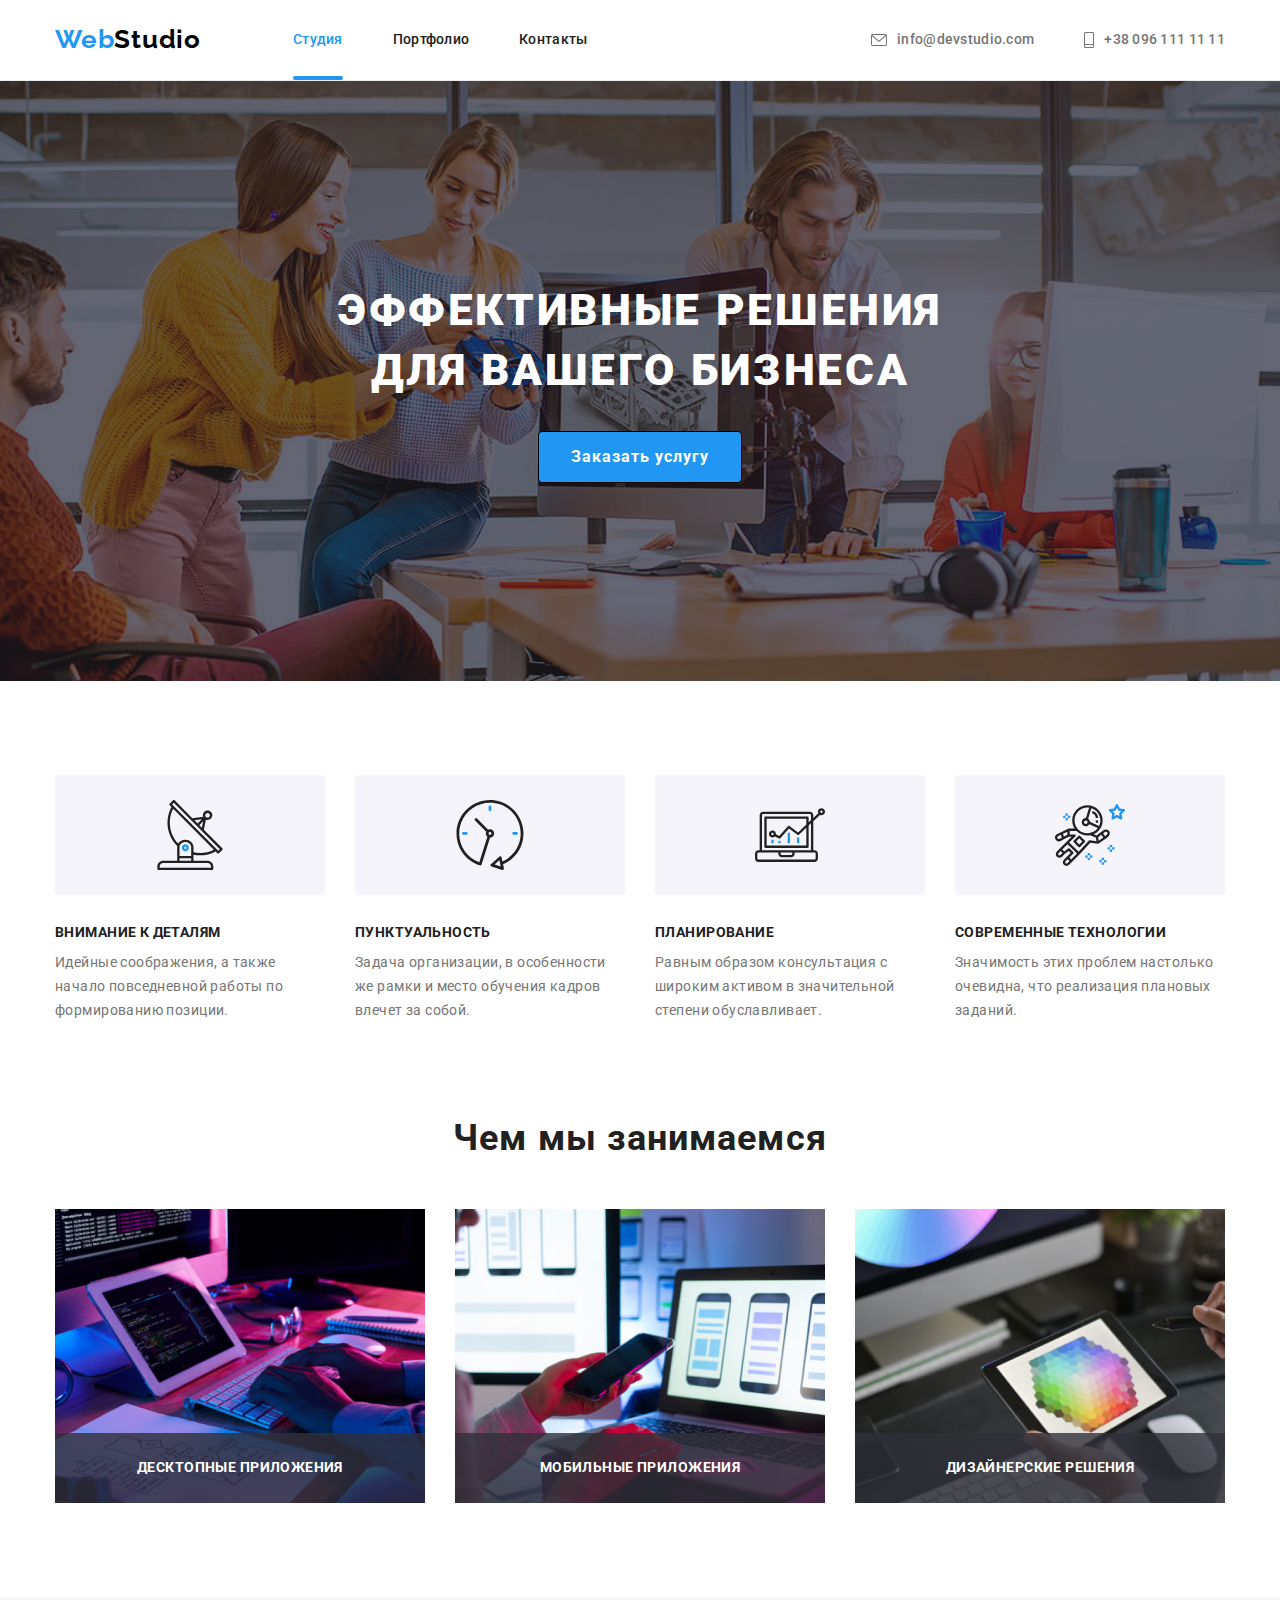
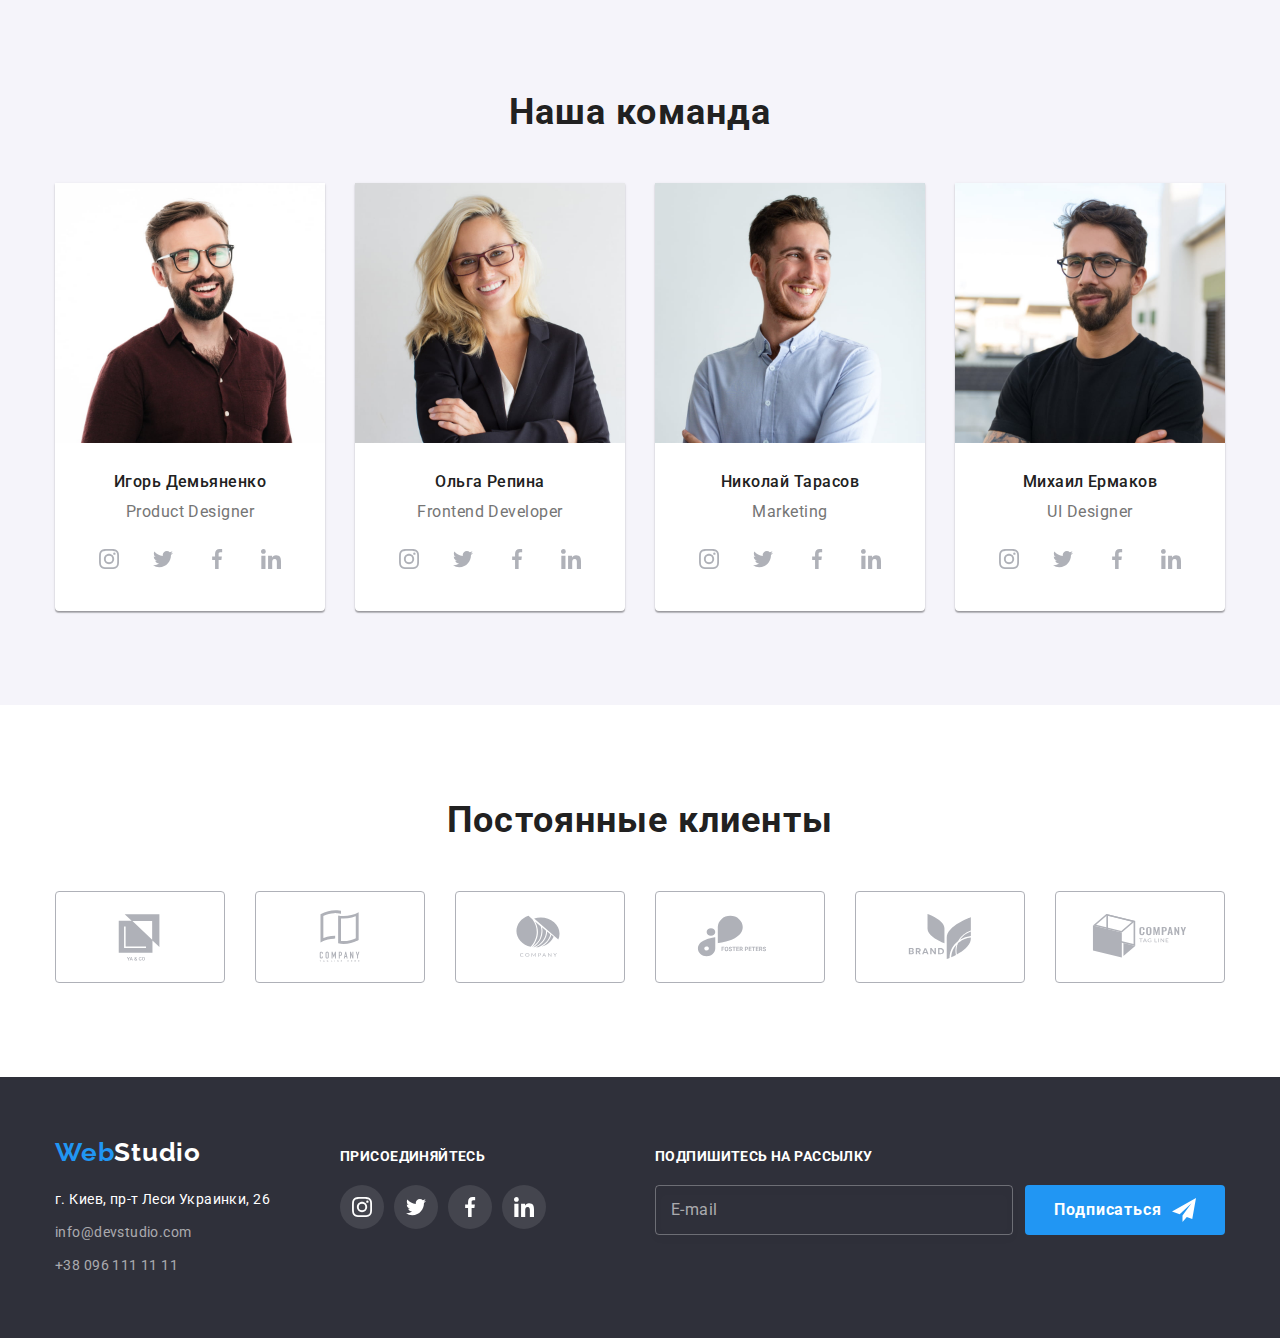
<file: index.html>
<!DOCTYPE html>
<html lang="ru">

<head>
    <meta charset="UTF-8">
    <meta http-equiv="X-UA-Compatible" content="IE=edge">
    <meta name="viewport" content="width=device-width, initial-scale=1.0">
    <title>WebStudio</title>
    <link
        href="https://fonts.googleapis.com/css2?family=Raleway:wght@700&family=Roboto:wght@400;500;700;900&display=swap"
        rel="stylesheet">
    <link rel="stylesheet"
        href="https://cdnjs.cloudflare.com/ajax/libs/modern-normalize/1.0.0/modern-normalize.min.css">

    <link rel="stylesheet" href="https://cdnjs.cloudflare.com/ajax/libs/animate.css/4.1.1/animate.min.css" />

    <link rel="stylesheet" href="./css/styles.css">
</head>

<body>
    <!--Шапка сторінки-->
    <header class="header-page">
        <div class="container container-menu">
            <nav class="navigation">
                <a class="logo logo-navigation" href="./index.html">Web<span class="logo-nav-word">Studio</span></a>

                <ul class="list menu-nav">
                    <li class="item item-nav"><a class="link-navigation current" href="./">Студия</a></li>
                    <li class="item item-nav"><a class="link-navigation" href="./portfolio.html">Портфолио</a></li>
                    <li class="item item-nav"><a class="link-navigation" href="">Контакты</a></li>
                </ul>
            </nav>
            <ul class="menu-contact">
                <li class="item item-contact">
                    <a class="link-hedcontacts" href="mailto:info@devstudio.com">
                        <svg class="contacts-icon" width="16" height="12">
                            <use href="./images/icons/sprite.svg#icon-email"></use>
                        </svg>
                        info@devstudio.com</a>
                </li>
                <li class="item item-contact">
                    <a class="link-hedcontacts" href="tel:+380961111111">
                        <svg class="contacts-icon" width="10" height="16">
                            <use href="./images/icons/sprite.svg#icon-phone"></use>
                        </svg>
                        +38 096 111 11 11</a>
                </li>
            </ul>
        </div>
    </header>

    <main class="main-content">
        <!--Секція Герой-->
        <section class="hero">
            <div class="container">
                <h1 class="title-hero animate__animated animate__backInDown">ЭФФЕКТИВНЫЕ РЕШЕНИЯ ДЛЯ ВАШЕГО БИЗНЕСА</h1>
                <button class="btn-hero" type="button" data-modal-open>Заказать услугу</button>

                <!-- Модальне вікно -->

                <div class="backdrop is-hidden" data-modal>
                    <div class="modal">
                        <button class="modal-btn" type="button" data-modal-close>
                            <svg class="modal-icon" width="18" height="18">
                                <use href="./images/icons/sprite.svg#icon-close"></use>
                            </svg>
                        </button>

                        <!-- Форма модального вікна -->

                        <form class="modal-form" autocomplete="off">
                            <b class="form-title">Оставьте свои данные, мы вам перезвоним</b>

                            <label class="lbl-form">Имя
                                <svg class="icon-form" width="18" height="18">
                                    <use href="./images/icons/sprite.svg#icon-person-form"></use>
                                </svg>
                                <input type="text" class="user-info" name="username" autofocus required>
                            </label>

                            <label class="lbl-form">Телефон
                                <svg class="icon-form" width="18" height="18">
                                    <use href="./images/icons/sprite.svg#icon-phone-form"></use>
                                </svg>
                                <input type="tel" class="user-info" name="phone" required>
                            </label>

                            <label class="lbl-form">Почта
                                <svg class="icon-form" width="18" height="18">
                                    <use href="./images/icons/sprite.svg#icon-email-form"></use>
                                </svg>
                                <input type="email" class="user-info" name="email" required>
                            </label>

                            <label class="lbl-form label-coments" for="coments">Комментарий</label>
                            <textarea name="coments" id="coments" class="user-coment" cols="20" rows="8"
                                placeholder="Введите текст"></textarea>

                                <label class="lbl-policy">
                                    <input type="checkbox" class="polisy visually-hidden" name="check-policy">
                                    <span class="checkbox"></span>
                                    <span class="text-policy">Соглашаюсь с рассылкой и принимаю</span>
                                    <a href="" class="link-policy">Условия договора</a>
                                </label>

                            <button type="submit" class="btn-form">Отправить</button>

                        </form>
                    </div>
                </div>

            </div>
        </section>

        <!--Секція Переваги-->
        <section class="benefits">
            <div class="container">
                <h2 class="section-title visually-hidden">Преимущества</h2>

                <ul class="list list-benefits">
                    <li class="item item-benefits">
                        <div class="box-bnicon">
                            <svg class="benefits-icon" width="70" height="70">
                                <use href="./images/icons/sprite.svg#icon-antenna"></use>
                            </svg>
                        </div>
                        <h3 class="title-benefits">ВНИМАНИЕ К ДЕТАЛЯМ</h3>
                        <p class="text-benefits">Идейные соображения, а также начало повседневной работы по формированию
                            позиции.</p>
                    </li>

                    <li class="item item-benefits">
                        <div class="box-bnicon">
                            <svg class="benefits-icon" width="70" height="70">
                                <use href="./images/icons/sprite.svg#icon-clock"></use>
                            </svg>
                        </div>
                        <h3 class="title-benefits">ПУНКТУАЛЬНОСТЬ</h3>
                        <p class="text-benefits">Задача организации, в особенности же рамки и место обучения кадров
                            влечет за
                            собой.</p>
                    </li>

                    <li class="item item-benefits">
                        <div class="box-bnicon">
                            <svg class="benefits-icon" width="70" height="70">
                                <use href="./images/icons/sprite.svg#icon-diagram"></use>
                            </svg>
                        </div>
                        <h3 class="title-benefits">ПЛАНИРОВАНИЕ</h3>
                        <p class="text-benefits">Равным образом консультация с широким активом в значительной степени
                            обуславливает.</p>
                    </li>

                    <li class="item item-benefits">
                        <div class="box-bnicon">
                            <svg class="benefits-icon" width="70" height="70">
                                <use href="./images/icons/sprite.svg#icon-astronaut"></use>
                            </svg>
                        </div>
                        <h3 class="title-benefits">СОВРЕМЕННЫЕ ТЕХНОЛОГИИ</h3>
                        <p class="text-benefits">Значимость этих проблем настолько очевидна, что реализация плановых
                            заданий.
                        </p>
                    </li>
                </ul>

            </div>
        </section>

        <!--Чим займаємось-фото-->
        <section class="work">
            <div class="container">
                <h2 class="title-work">Чем мы занимаемся</h2>
                <ul class="list list-work">
                    <li class="item item-work">
                        <div class="thumb">
                            <img class="photo" src="./images/our_work/coding.jpg" alt="Верстка веб-сторінки" width="370"
                                height="295">
                            <p class="work-name">ДЕСКТОПНЫЕ ПРИЛОЖЕНИЯ</p>
                        </div>
                    </li>
                    <li class="item item-work">
                        <div class="thumb">
                            <img class="photo" src="./images/our_work/adaptation.jpg"
                                alt="Адаптація сайту для різних десктопів" width="370" height="295">
                            <p class="work-name">МОБИЛЬНЫЕ ПРИЛОЖЕНИЯ</p>
                        </div>
                    </li>
                    <li class="item item-work">
                        <div class="thumb">
                            <img class="photo" src="./images/our_work/design.jpg"
                                alt="Робота з кольоровою гамою для дизайну" width="370" height="295">
                            <p class="work-name">ДИЗАЙНЕРСКИЕ РЕШЕНИЯ</p>
                        </div>
                    </li>
                </ul>
            </div>
        </section>

        <!--Команда-->
        <section class="team">
            <div class="container">
                <h2 class="title-our-team">Наша команда</h2>

                <ul class="list list-team">
                    <li class="item item-team">
                        <div class="our-team">
                            <img class="photo-team" src="./images/team/demyanenko.jpg"
                                alt="Продакт менеджер Игорь Демьяненко" width="270" height="260">
                            <h3 class="team-title">Игорь Демьяненко</h3>
                            <p class="position" lang="en">Product Designer</p>

                            <ul class="list social-icon">
                                <li class="item social-item">
                                    <a class="link link-icon" href="https://www.instagram.com/" target="_blank"
                                        rel="noreferrer noopener" aria-label="Иконка Инстаграма">
                                        <svg class="soc-icon" width="20" height="20">
                                            <use href="./images/icons/sprite.svg#icon-instagram"></use>
                                        </svg>
                                    </a>
                                </li>

                                <li class="item social-item">
                                    <a class="link link-icon" href="https://twitter.com/" target="_blank"
                                        rel="noreferrer noopener" aria-label="Иконка Твиттера">
                                        <svg class="soc-icon" width="20" height="20">
                                            <use href="./images/icons/sprite.svg#icon-twitter"></use>
                                        </svg>
                                    </a>
                                </li>

                                <li class="item social-item">
                                    <a class="link link-icon" href="https://www.facebook.com/" target="_blank"
                                        rel="noreferrer noopener" aria-label="Иконка Фейсбука">
                                        <svg class="soc-icon" width="20" height="20">
                                            <use href="./images/icons/sprite.svg#icon-facebook"></use>
                                        </svg>
                                    </a>
                                </li>

                                <li class="item social-item">
                                    <a class="link link-icon" href="https://www.linkedin.com/" target="_blank"
                                        rel="noreferrer noopener" aria-label="Иконка Линкедина">
                                        <svg class="soc-icon" width="20" height="20">
                                            <use href="./images/icons/sprite.svg#icon-linkedin"></use>
                                        </svg>
                                    </a>
                                </li>
                            </ul>

                        </div>
                    </li>

                    <li class="item item-team">
                        <div class="our-team">
                            <img class="photo-team" src="./images/team/repina.jpg"
                                alt="Фронтенд-разработчик Ольга Репина" width="270" height="260">
                            <h3 class="team-title">Ольга Репина</h3>
                            <p class="position" lang="en">Frontend Developer</p>

                            <ul class="list social-icon">
                                <li class="item social-item">
                                    <a class="link link-icon" href="https://www.instagram.com/" target="_blank"
                                        rel="noreferrer noopener" aria-label="Иконка Инстаграма">
                                        <svg class="soc-icon" width="20" height="20">
                                            <use href="./images/icons/sprite.svg#icon-instagram"></use>
                                        </svg>
                                    </a>
                                </li>

                                <li class="item social-item">
                                    <a class="link link-icon" href="https://twitter.com/" target="_blank"
                                        rel="noreferrer noopener" aria-label="Иконка Твиттера">
                                        <svg class="soc-icon" width="20" height="20">
                                            <use href="./images/icons/sprite.svg#icon-twitter"></use>
                                        </svg>
                                    </a>
                                </li>

                                <li class="item social-item">
                                    <a class="link link-icon" href="https://www.facebook.com/" target="_blank"
                                        rel="noreferrer noopener" aria-label="Иконка Фейсбука">
                                        <svg class="soc-icon" width="20" height="20">
                                            <use href="./images/icons/sprite.svg#icon-facebook"></use>
                                        </svg>
                                    </a>
                                </li>

                                <li class="item social-item">
                                    <a class="link link-icon" href="https://www.linkedin.com/" target="_blank"
                                        rel="noreferrer noopener" aria-label="Иконка Линкедина">
                                        <svg class="soc-icon" width="20" height="20">
                                            <use href="./images/icons/sprite.svg#icon-linkedin"></use>
                                        </svg>
                                    </a>
                                </li>
                            </ul>

                        </div>
                    </li>

                    <li class="item item-team">
                        <div class="our-team">
                            <img class="photo-team" src="./images/team/tarasov.jpg" alt="Маркетолог Николай Тарасов"
                                width="270" height="260">
                            <h3 class="team-title">Николай Тарасов</h3>
                            <p class="position" lang="en">Marketing</p>

                            <ul class="list social-icon">
                                <li class="item social-item">
                                    <a class="link link-icon" href="https://www.instagram.com/" target="_blank"
                                        rel="noreferrer noopener" aria-label="Иконка Инстаграма">
                                        <svg class="soc-icon" width="20" height="20">
                                            <use href="./images/icons/sprite.svg#icon-instagram"></use>
                                        </svg>
                                    </a>
                                </li>

                                <li class="item social-item">
                                    <a class="link link-icon" href="https://twitter.com/" target="_blank"
                                        rel="noreferrer noopener" aria-label="Иконка Твиттера">
                                        <svg class="soc-icon" width="20" height="20">
                                            <use href="./images/icons/sprite.svg#icon-twitter"></use>
                                        </svg>
                                    </a>
                                </li>

                                <li class="item social-item">
                                    <a class="link link-icon" href="https://www.facebook.com/" target="_blank"
                                        rel="noreferrer noopener" aria-label="Иконка Фейсбука">
                                        <svg class="soc-icon" width="20" height="20">
                                            <use href="./images/icons/sprite.svg#icon-facebook"></use>
                                        </svg>
                                    </a>
                                </li>

                                <li class="item social-item">
                                    <a class="link link-icon" href="https://www.linkedin.com/" target="_blank"
                                        rel="noreferrer noopener" aria-label="Иконка Линкедина">
                                        <svg class="soc-icon" width="20" height="20">
                                            <use href="./images/icons/sprite.svg#icon-linkedin"></use>
                                        </svg>
                                    </a>
                                </li>
                            </ul>

                        </div>
                    </li>

                    <li class="item item-team">
                        <div class="our-team">
                            <img class="photo-team" src="./images/team/yermakov.jpg" alt="Дизайнер Михаил Ермаков"
                                width="270" height="260">
                            <h3 class="team-title">Михаил Ермаков</h3>
                            <p class="position" lang="en">UI Designer</p>

                            <ul class="list social-icon">
                                <li class="item social-item">
                                    <a class="link link-icon" href="https://www.instagram.com/" target="_blank"
                                        rel="noreferrer noopener" aria-label="Иконка Инстаграма">
                                        <svg class="soc-icon" width="20" height="20">
                                            <use href="./images/icons/sprite.svg#icon-instagram"></use>
                                        </svg>
                                    </a>
                                </li>

                                <li class="item social-item">
                                    <a class="link link-icon" href="https://twitter.com/" target="_blank"
                                        rel="noreferrer noopener" aria-label="Иконка Твиттера">
                                        <svg class="soc-icon" width="20" height="20">
                                            <use href="./images/icons/sprite.svg#icon-twitter"></use>
                                        </svg>
                                    </a>
                                </li>

                                <li class="item social-item">
                                    <a class="link link-icon" href="https://www.facebook.com/" target="_blank"
                                        rel="noreferrer noopener" aria-label="Иконка Фейсбука">
                                        <svg class="soc-icon" width="20" height="20">
                                            <use href="./images/icons/sprite.svg#icon-facebook"></use>
                                        </svg>
                                    </a>
                                </li>

                                <li class="item social-item">
                                    <a class="link link-icon" href="https://www.linkedin.com/" target="_blank"
                                        rel="noreferrer noopener" aria-label="Иконка Линкедина">
                                        <svg class="soc-icon" width="20" height="20">
                                            <use href="./images/icons/sprite.svg#icon-linkedin"></use>
                                        </svg>
                                    </a>
                                </li>
                            </ul>
                        </div>

                    </li>
                </ul>

            </div>
        </section>

        <!-- Клієнти -->
        <section class="clients">
            <div class="container">
                <h2 class="title-clients">Постоянные клиенты</h2>

                <ul class="list list-clients">
                    <li class="item item-clients">
                        <a class="link-clients" href="">
                            <svg class="clients-icon" width="106" height="60">
                                <use href="./images/icons/sprite.svg#icon-logo-1"></use>
                            </svg>
                        </a>
                    </li>

                    <li class="item item-clients">
                        <a class="link-clients" href="">
                            <svg class="clients-icon" width="106" height="60">
                                <use href="./images/icons/sprite.svg#icon-logo-2"></use>
                            </svg>
                        </a>
                    </li>
                    <li class="item item-clients">
                        <a class="link-clients" href="">
                            <svg class="clients-icon" width="106" height="60">
                                <use href="./images/icons/sprite.svg#icon-logo-3"></use>
                            </svg>
                        </a>
                    </li>

                    <li class="item item-clients">
                        <a class="link-clients" href="">
                            <svg class="clients-icon" width="106" height="60">
                                <use href="./images/icons/sprite.svg#icon-logo-4"></use>
                            </svg>
                        </a>
                    </li>

                    <li class="item item-clients">
                        <a class="link-clients" href="">
                            <svg class="clients-icon" width="106" height="60">
                                <use href="./images/icons/sprite.svg#icon-logo-5"></use>
                            </svg>
                        </a>
                    </li>

                    <li class="item item-clients">
                        <a class="link-clients" href="">
                            <svg class="clients-icon" width="106" height="60">
                                <use href="./images/icons/sprite.svg#icon-logo-6"></use>
                            </svg>
                        </a>
                    </li>
                </ul>

            </div>
        </section>

    </main>

    <!--Футер-->
    <footer class="footer-page">
        <div class="container ftr-page">

            <div class="footer-address">
                <a class="logo ftr-logo" href="">Web<span class="logo-word">Studio</span></a>
                <address class="location">г. Киев, пр-т Леси Украинки, 26</address>
                <ul class="list ftr-list">
                    <li class="item ftr-item">
                        <a class="link-contacts" href="mailto:info@devstudio.com">info@devstudio.com</a>
                    </li>
                    <li class="item  ftr-item">
                        <a class="link-contacts" href="tel:+380961111111">+38 096 111 11 11</a>
                    </li>
                </ul>
            </div>

            <div class="ftr-social-links">
                <h2 class="ftr-title">ПРИСОЕДИНЯЙТЕСЬ</h2>

                <ul class="list social-icon">
                    <li class="item social-item">
                        <a class="link link-icon" href="https://www.instagram.com/" target="_blank"
                            rel="noreferrer noopener" aria-label="Иконка Инстаграма">
                            <svg class="soc-icon" width="20" height="20">
                                <use href="./images/icons/sprite.svg#icon-instagram"></use>
                            </svg>
                        </a>
                    </li>

                    <li class="item social-item">
                        <a class="link link-icon" href="https://twitter.com/" target="_blank" rel="noreferrer noopener"
                            aria-label="Иконка Твиттера">
                            <svg class="soc-icon" width="20" height="20">
                                <use href="./images/icons/sprite.svg#icon-twitter"></use>
                            </svg>
                        </a>
                    </li>

                    <li class="item social-item">
                        <a class="link link-icon" href="https://www.facebook.com/" target="_blank"
                            rel="noreferrer noopener" aria-label="Иконка Фейсбука">
                            <svg class="soc-icon" width="20" height="20">
                                <use href="./images/icons/sprite.svg#icon-facebook"></use>
                            </svg>
                        </a>
                    </li>

                    <li class="item social-item">
                        <a class="link link-icon" href="https://www.linkedin.com/" target="_blank"
                            rel="noreferrer noopener" aria-label="Иконка Линкедина">
                            <svg class="soc-icon" width="20" height="20">
                                <use href="./images/icons/sprite.svg#icon-linkedin"></use>
                            </svg>
                        </a>
                    </li>
                </ul>
            </div>

            <!-- Форма підписки -->
            
            <div class="footer-form">
                <form class="subscription-form" autocomplete="off">
                    <strong class="subscription-title">Подпишитесь на рассылку</strong>
                    <div class="ftr-form">
                        <label class="subscription-label">
                            <input type="email" name="subscription" class="subscription-field" placeholder=" " required>
                            <span class="sub-label">E-mail</span>
                        </label>
                        <button type="submit" class="btn-subscription">
                            <span class="subscription-text">Подписаться</span>
                            <svg class="sub-icon" width="24" height="24">
                                <use href="./images/icons/sprite.svg#icon-letter"></use>
                            </svg>
                        </button>
                    </div>

                </form>
            </div>
        </div>

    </footer>

    <script src="./js/modal.js"></script>

</body>

</html>
</file>
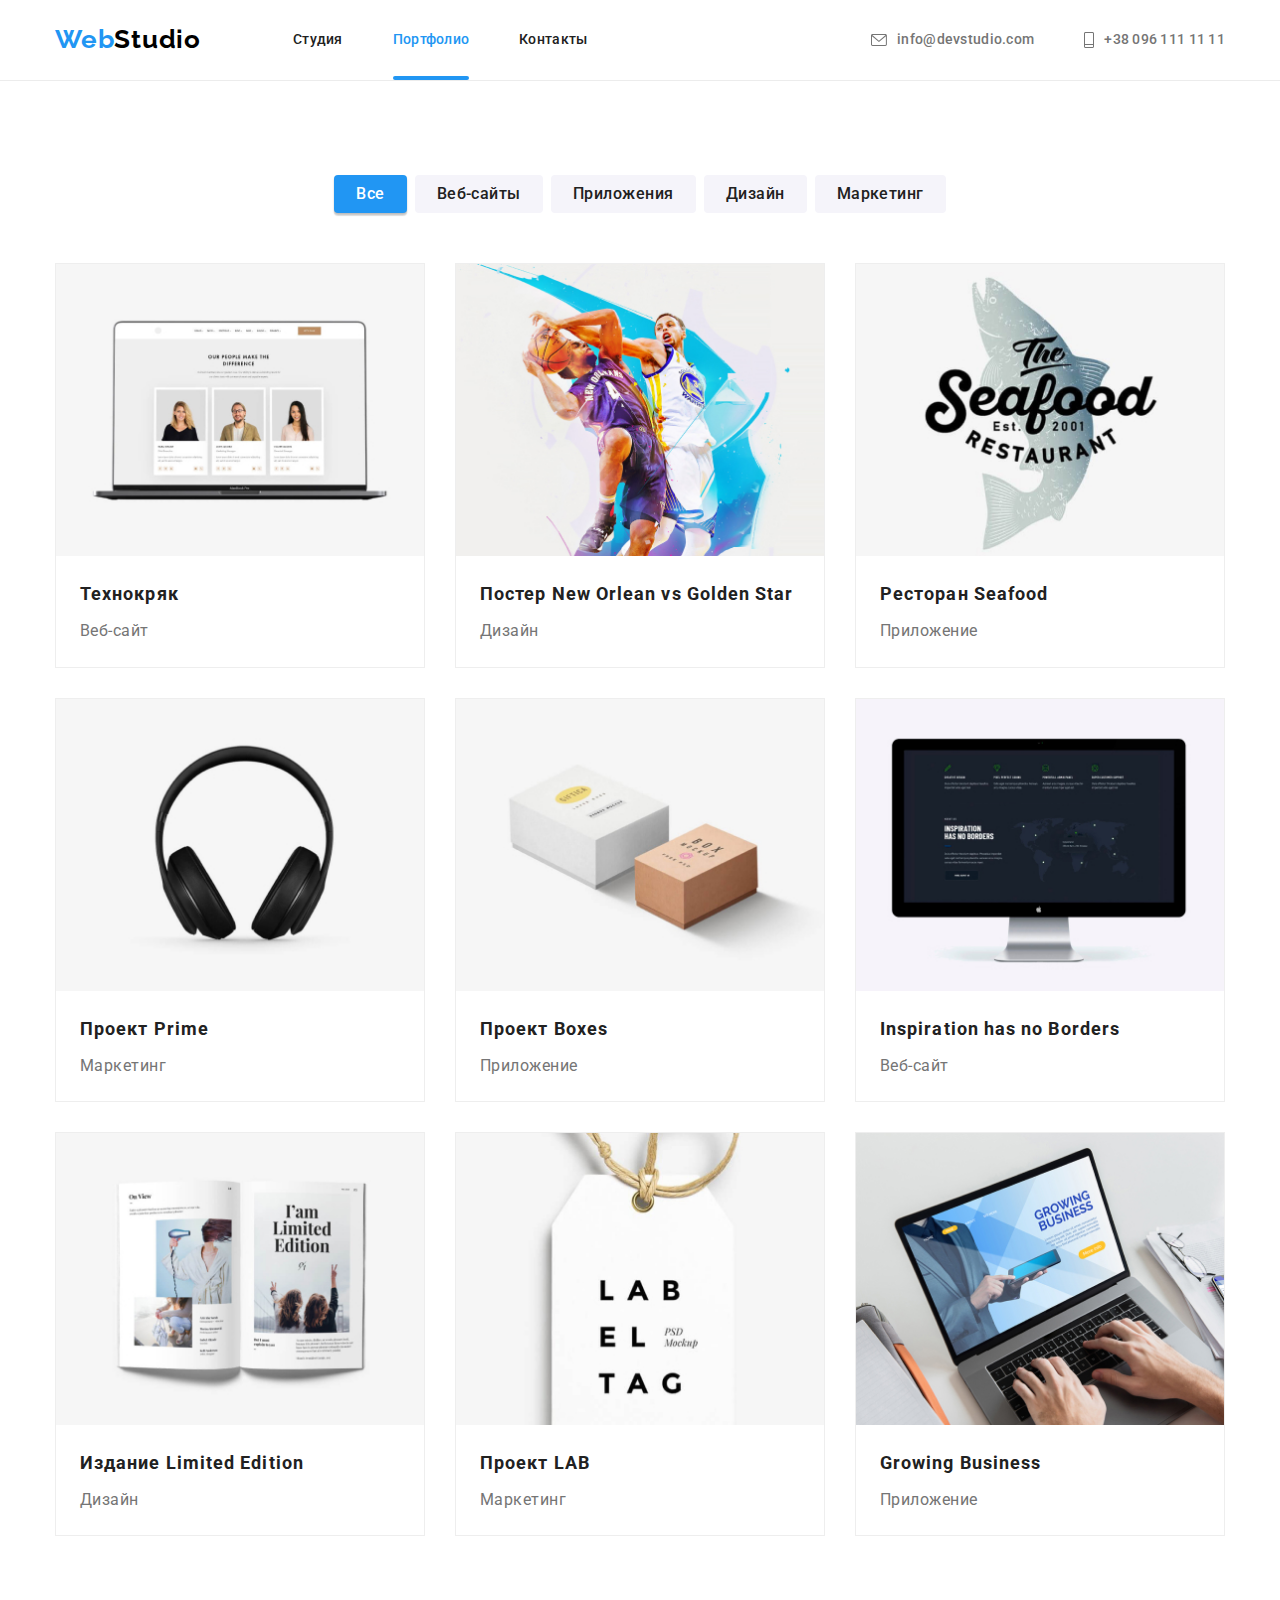
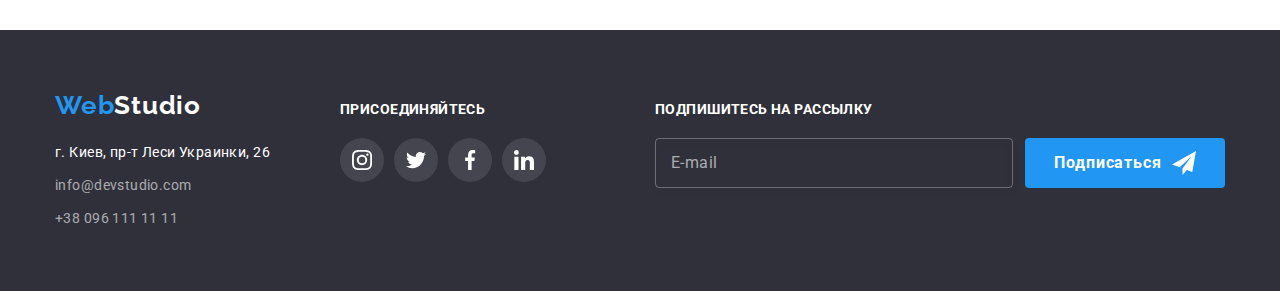
<file: portfolio.html>
<!DOCTYPE html>
<html lang="ru">

<head>
    <meta charset="UTF-8">
    <meta http-equiv="X-UA-Compatible" content="IE=edge">
    <meta name="viewport" content="width=device-width, initial-scale=1.0">
    <title>WebStudio</title>
    <link
        href="https://fonts.googleapis.com/css2?family=Raleway:wght@700&family=Roboto:wght@400;500;700;900&display=swap"
        rel="stylesheet">
    <link rel="stylesheet"
        href="https://cdnjs.cloudflare.com/ajax/libs/modern-normalize/1.0.0/modern-normalize.min.css">

    <link rel="stylesheet" href="./css/styles.css">
</head>

<body>
    <!--Шапка сторінки-->
    <header class="header-page">
        <div class="container container-menu">
            <nav class="navigation">
                <a class="logo logo-navigation" href="./index.html">Web<span class="logo-nav-word">Studio</span></a>

                <ul class="list menu-nav">
                    <li class="item item-nav"><a class="link-navigation" href="./">Студия</a></li>
                    <li class="item item-nav"><a class="link-navigation current" href="./portfolio.html">Портфолио</a>
                    </li>
                    <li class="item item-nav"><a class="link-navigation" href="">Контакты</a></li>
                </ul>
            </nav>
            <ul class="menu-contact">
                <li class="item item-contact">
                    <a class="link-hedcontacts" href="mailto:info@devstudio.com">
                        <svg class="contacts-icon" width="16" height="12">
                            <use href="./images/icons/sprite.svg#icon-email"></use>
                        </svg>
                        info@devstudio.com</a>
                </li>
                <li class="item item-contact">
                    <a class="link-hedcontacts" href="tel:+380961111111">
                        <svg class="contacts-icon" width="10" height="16">
                            <use href="./images/icons/sprite.svg#icon-phone"></use>
                        </svg>
                        +38 096 111 11 11</a>
                </li>
            </ul>
        </div>
    </header>

    <main class="main-content">
        <section class="gallery">
            <div class="container">
                <!--Список кнопок сторінки Портфоліо-->
                <div class="filter">
                    <ul class="list list-filter">
                        <li class="item item-filter">
                            <button class="btn-filter btn-active" type="button">Все</button>
                        </li>
                        <li class="item item-filter">
                            <button class="btn-filter" type="button">Веб-сайты</button>
                        </li>
                        <li class="item item-filter">
                            <button class="btn-filter" type="button">Приложения</button>
                        </li>
                        <li class="item item-filter">
                            <button class="btn-filter" type="button">Дизайн</button>
                        </li>
                        <li class="item item-filter">
                            <button class="btn-filter" type="button">Маркетинг</button>
                        </li>
                    </ul>
                </div>

                <!--Карточки робіт Портфоліо-->
                <h1 class="title-portfolio visually-hidden">Галерея работ</h1>

                <ul class="list list-portfolio">
                    <li class="item item-portfolio">
                        <a class="link portfolio-link" href="">

                            <div class="thumb-card">
                                <div class="thumb-overlay">
                                    <p class="card-desc">Ресурс предлагает комплексные предложения с разным уровнем
                                        функционала и сервисов. Все это позволит посетителю получить исчерпывающие
                                        сведения
                                        о компании или частном лице.</p>
                                </div>
                                <img src="./images/portfolio-img/tehno-kr.jpg" alt="Веб-сайт для компании Технокряк"
                                    width="370" height="294">
                            </div>

                            <div class="card-description">
                                <h2 class="title-project">Технокряк</h2>
                                <p class="work-card">Веб-сайт</p>
                            </div>
                        </a>
                    </li>

                    <li class="item item-portfolio">
                        <a class="link portfolio-link" href="">

                            <div class="thumb-card">
                                <div class="thumb-overlay">
                                    <p class="card-desc">Ресурс предлагает комплексные предложения с разным уровнем
                                        функционала и сервисов. Все это позволит посетителю получить исчерпывающие
                                        сведения
                                        о компании или частном лице.</p>
                                </div>
                                <img src="./images/portfolio-img/poster-new-orlean.jpg"
                                    alt="Дизайн постера New Orlean vs Golden Star" width="370" height="294">
                            </div>

                            <div class="card-description">
                                <h2 class="title-project">Постер <span lang="en">New Orlean vs Golden Star</span></h2>
                                <p class="work-card">Дизайн</p>
                            </div>
                        </a>
                    </li>

                    <li class="item item-portfolio">
                        <a class="link portfolio-link" href="">
                            
                            <div class="thumb-card">
                                <div class="thumb-overlay">
                                    <p class="card-desc">Ресурс предлагает комплексные предложения с разным уровнем
                                        функционала и сервисов. Все это позволит посетителю получить исчерпывающие
                                        сведения
                                        о компании или частном лице.</p>
                                </div>
                                <img src="./images/portfolio-img/seafood.jpg" alt="Приложение для ресторана Seafood"
                                    width="370" height="294">
                            </div>
                            
                            <div class="card-description">
                                <h2 class="title-project">Ресторан <span lang="en">Seafood</span></h2>
                                <p class="work-card">Приложение</p>
                            </div>
                        </a>
                    </li>

                    <li class="item item-portfolio">
                        <a class="link portfolio-link" href="">
                            
                            <div class="thumb-card">
                                <div class="thumb-overlay">
                                    <p class="card-desc">Ресурс предлагает комплексные предложения с разным уровнем
                                        функционала и сервисов. Все это позволит посетителю получить исчерпывающие
                                        сведения
                                        о компании или частном лице.</p>
                                </div>
                                <img src="./images/portfolio-img/project-prime.jpg" alt="Маркетинговый проект Prime"
                                    width="370" height="294">
                            </div>
                            
                            <div class="card-description">
                                <h2 class="title-project">Проект <span lang="en">Prime</span></h2>
                                <p class="work-card">Маркетинг</p>
                            </div>
                        </a>
                    </li>

                    <li class="item item-portfolio">
                        <a class="link portfolio-link" href="">
                            
                            <div class="thumb-card">
                                <div class="thumb-overlay">
                                    <p class="card-desc">Ресурс предлагает комплексные предложения с разным уровнем
                                        функционала и сервисов. Все это позволит посетителю получить исчерпывающие
                                        сведения
                                        о компании или частном лице.</p>
                                </div>
                                <img src="./images/portfolio-img/boxes.jpg" alt="Приложение компании Boxes" width="370"
                                    height="294">
                            </div>
                            
                            <div class="card-description">
                                <h2 class="title-project">Проект <span lang="en">Boxes</span></h2>
                                <p class="work-card">Приложение</p>
                            </div>
                        </a>
                    </li>

                    <li class="item item-portfolio">
                        <a class="link portfolio-link" href="">
                            
                            <div class="thumb-card">
                                <div class="thumb-overlay">
                                    <p class="card-desc">Ресурс предлагает комплексные предложения с разным уровнем
                                        функционала и сервисов. Все это позволит посетителю получить исчерпывающие
                                        сведения
                                        о компании или частном лице.</p>
                                </div>
                                <img src="./images/portfolio-img/web-inspiration.jpg"
                                    alt="Веб-сайт компании Inspiration has no Borders" width="370" height="294">
                            </div>
                            
                            <div class="card-description">
                                <h2 class="title-project" lang="en">Inspiration has no Borders</h2>
                                <p class="work-card">Веб-сайт</p>
                            </div>
                        </a>
                    </li>

                    <li class="item item-portfolio">
                        <a class="link portfolio-link" href="">
                            
                            <div class="thumb-card">
                                <div class="thumb-overlay">
                                    <p class="card-desc">Ресурс предлагает комплексные предложения с разным уровнем
                                        функционала и сервисов. Все это позволит посетителю получить исчерпывающие
                                        сведения
                                        о компании или частном лице.</p>
                                </div>
                                <img src="./images/portfolio-img/edition.jpg"
                                    alt="Дизайн для издания Издание Limited Edition" width="370" height="294">
                            </div>
                            
                            <div class="card-description">
                                <h2 class="title-project">Издание <span lang="en">Limited Edition</span></h2>
                                <p class="work-card">Дизайн</p>
                            </div>
                        </a>
                    </li>

                    <li class="item item-portfolio">
                        <a class="link portfolio-link" href="">
                            
                            <div class="thumb-card">
                                <div class="thumb-overlay">
                                    <p class="card-desc">Ресурс предлагает комплексные предложения с разным уровнем
                                        функционала и сервисов. Все это позволит посетителю получить исчерпывающие
                                        сведения
                                        о компании или частном лице.</p>
                                </div>
                                <img src="./images/portfolio-img/lab.jpg" alt="Маркетинговый проект LAB" width="370"
                                    height="294">
                            </div>
                            
                            <div class="card-description">
                                <h2 class="title-project">Проект <span lang="en">LAB</span></h2>
                                <p class="work-card">Маркетинг</p>
                            </div>
                        </a>
                    </li>

                    <li class="item item-portfolio">
                        <a class="link portfolio-link" href="">
                            
                            <div class="thumb-card">
                                <div class="thumb-overlay">
                                    <p class="card-desc">Ресурс предлагает комплексные предложения с разным уровнем
                                        функционала и сервисов. Все это позволит посетителю получить исчерпывающие
                                        сведения
                                        о компании или частном лице.</p>
                                </div>
                                <img src="./images/portfolio-img/growing-business.jpg" alt="Приложение Growing Business"
                                    width="370" height="294">
                            </div>
                            
                            <div class="card-description">
                                <h2 class="title-project" lang="en">Growing Business</h2>
                                <p class="work-card">Приложение</p>
                            </div>
                        </a>
                    </li>

                </ul>
            </div>
        </section>
    </main>

    <!--Футер-->
    <footer class="footer-page">
        <div class="container ftr-page">

            <div class="footer-address">
                <a class="logo ftr-logo" href="">Web<span class="logo-word">Studio</span></a>
                <address class="location">г. Киев, пр-т Леси Украинки, 26</address>
                <ul class="list ftr-list">
                    <li class="item ftr-item">
                        <a class="link-contacts" href="mailto:info@devstudio.com">info@devstudio.com</a>
                    </li>
                    <li class="item  ftr-item">
                        <a class="link-contacts" href="tel:+380961111111">+38 096 111 11 11</a>
                    </li>
                </ul>
            </div>

            <div class="ftr-social-links">
                <h2 class="ftr-title">ПРИСОЕДИНЯЙТЕСЬ</h2>

                <ul class="list social-icon">
                    <li class="item social-item">
                        <a class="link link-icon" href="https://www.instagram.com/" target="_blank"
                            rel="noreferrer noopener" aria-label="Иконка Инстаграма">
                            <svg class="soc-icon" width="20" height="20">
                                <use href="./images/icons/sprite.svg#icon-instagram"></use>
                            </svg>
                        </a>
                    </li>

                    <li class="item social-item">
                        <a class="link link-icon" href="https://twitter.com/" target="_blank" rel="noreferrer noopener"
                            aria-label="Иконка Твиттера">
                            <svg class="soc-icon" width="20" height="20">
                                <use href="./images/icons/sprite.svg#icon-twitter"></use>
                            </svg>
                        </a>
                    </li>

                    <li class="item social-item">
                        <a class="link link-icon" href="https://www.facebook.com/" target="_blank"
                            rel="noreferrer noopener" aria-label="Иконка Фейсбука">
                            <svg class="soc-icon" width="20" height="20">
                                <use href="./images/icons/sprite.svg#icon-facebook"></use>
                            </svg>
                        </a>
                    </li>

                    <li class="item social-item">
                        <a class="link link-icon" href="https://www.linkedin.com/" target="_blank"
                            rel="noreferrer noopener" aria-label="Иконка Линкедина">
                            <svg class="soc-icon" width="20" height="20">
                                <use href="./images/icons/sprite.svg#icon-linkedin"></use>
                            </svg>
                        </a>
                    </li>
                </ul>
            </div>

            <!-- Форма підписки -->
            
            <div class="footer-form">
                <form class="subscription-form" autocomplete="off">
                    <strong class="subscription-title">Подпишитесь на рассылку</strong>
                    <div class="ftr-form">
                        <label class="subscription-label">
                            <input type="email" name="subscription" class="subscription-field" placeholder=" " required>
                            <span class="sub-label">E-mail</span>
                        </label>
                        <button type="submit" class="btn-subscription">
                            <span class="subscription-text">Подписаться</span>
                            <svg class="sub-icon" width="24" height="24">
                                <use href="./images/icons/sprite.svg#icon-letter"></use>
                            </svg>
                        </button>
                    </div>

                </form>
            </div>
        </div>

    </footer>

</body>

</html>
</file>
<file: css/styles.css>
:root
{--main-text-color: #757575;
--accent-color: #2196F3;
--title-color: #212121;
--bcg-color: #FFFFFF;
--fon-color-hero: #C4C4C4;
--icon-color: #AFB1B8;
--let-spc: 0.03em;
--trans-hover: 250ms cubic-bezier(0.4, 0, 0.2, 1);
}

body {
    color: var(--main-text-color);
    background-color: var(--bcg-color);
    font-family: 'Roboto', sans-serif, 'Raleway';
}

h1, h2, h3, p {
    margin: 0;
}

ul, input {
    padding: 0;
    margin: 0;
}

img {
    display: block;
    max-width: 100%;
    height: auto;
}

.item {
    list-style: none;
}
.container{
    width: 1200px;
    margin: 0 auto;
    padding-left: 15px;
    padding-right: 15px;
}

/*#region Хедер */
.header-page {
    border-bottom: 1px solid #ECECEC;
}

.container-menu {
    display: flex;
    align-items: center;
}

.navigation {
    display: flex;
    align-items: center;
}

.logo {
    display: block;
    padding-top: 24px;
    padding-bottom: 25px;
    margin-right: 93px;
    width: 145px;

    text-decoration: none;
    color: var(--accent-color);
    font-family: 'Raleway';
    font-weight: bold;
    font-size: 26px;
    line-height: 1.19;
    text-align: left;
    letter-spacing: var(--let-spc);
}

.logo-navigation {
    animation: logoA 1500ms ease-in-out infinite normal;
}

@keyframes logoA {
    0% {
        transform: scale(1);
    }
    50% {
        transform: scale(0.8);
    }
    100% {
        transform: scale(1);
    }
    
}

.logo-nav-word {
    color: #000000;
}

.logo-word {
    color: var(--bcg-color);
}

.menu-nav{
    display: flex;
    align-items: center;
}

.menu-nav > .item-nav:not(:first-child) {
    margin-left: 50px;
}

.menu-nav .link-navigation {
    position: relative;

    display: block;
    padding-top: 32px;
    padding-bottom: 32px;

    text-decoration: none;
    color: var(--title-color);
    font-weight: 500;
    font-size: 14px;
    line-height: 1.14;
    text-align: left;
    letter-spacing: 0.02em;

    transition: color var(--trans-hover);
}

.link-navigation.current::after {
    content: "";

    position: absolute;
    bottom: 0;
    left: 0;

    display: block;
    width: 100%;
    height: 4px;
    background-color: var(--accent-color);
    border-radius: 2px;
}

.menu-nav .current {
    color: var(--accent-color);
}


.link-navigation:hover,
.link-navigation:focus {
    color: var(--accent-color);
}    

.menu-contact {
    display: flex;
    align-items: center;
    margin-left: auto;
}

.item-contact:not(:last-child) {
    margin-right: 50px;
}

.link-hedcontacts {
    display: flex;
    align-items: center;
    justify-content: center;

    padding-top: 32px;
    padding-bottom: 32px;
    
    color: var(--main-text-color);
    text-decoration: none;
    font-weight: 500;
    font-size: 14px;
    line-height: 1.14;
    text-align: left;
    letter-spacing: 0.02em;

    transition: color var(--trans-hover);
}

.link-hedcontacts:hover,
.link-hedcontacts:focus {
    color: var(--accent-color);
}

.link-hedcontacts>.contacts-icon {
    margin-right: 10px;
    fill: currentColor;
}
/*#endregion*/

/*#region Секція Герой*/

.hero {
    text-align: center;
    padding: 200px 0;

    background-color: var(--fon-color-header);
    color: var(--bcg-color);

    background-image: linear-gradient(rgba(47, 48, 58, 0.4), rgba(47, 48, 58, 0.4)), 
    url("../images/bc-hero.jpg");
    background-repeat: no-repeat;
    background-position: center;
    background-size: 1600px;
    height: 600px;
}

.title-hero {
    width: 696px;
    margin-bottom: 30px;
    margin-left: auto;
    margin-right: auto;

    font-weight: 900;
    font-size: 44px;
    line-height: 1.36;
    letter-spacing: 0.06em;
}

.btn-hero {
    min-width: 200px;
    padding: 10px 32px;
    border-radius: 4px;
    border: 1px solid #000000;

    color: var(--bcg-color);
    background-color: var(--accent-color);
    font-family: inherit;
    cursor: pointer;
    font-weight: 700;
    font-size: 16px;
    line-height: 1.88;
    letter-spacing: 0.06em;

    transform: scale(1);
    transition: transform var(--trans-hover),
    border var(--trans-hover);
}

.btn-hero:hover,
.btn-hero:focus {
    transform: scale(1.10);
    border: transparent;
}

.backdrop {
    position: fixed;
    top: 0;
    left: 0;
    z-index: 10;

    width: 100%;
    height: 100%;
    background-color: rgba(0, 0, 0, 0.2);
    opacity: 1;
    visibility: visible;

    transition: opacity var(--trans-hover),
    visibility  var(--trans-hover);
}

.backdrop.is-hidden {
    visibility: hidden;
    opacity: 0;
    pointer-events: none;
}

.modal {
    position: absolute;
    top: 50%;
    left: 50%;
    transform: translate(-50%, -50%) scale(1) rotate(0deg);

    width: 528px;
    height: 581px;
    background-color: var(--bcg-color);
    box-shadow: 0px 1px 3px rgba(0, 0, 0, 0.12), 
    0px 1px 1px rgba(0, 0, 0, 0.14), 
    0px 2px 1px rgba(0, 0, 0, 0.2);
    border-radius: 4px;

    transition: transform var(--trans-hover);
}

.backdrop.is-hidden .modal {
    transform: translate(-50%, -50%) scale(1.2) rotate(360deg);
}

.modal-btn {
    position: absolute;
    top: 8px;
    right: 8px;

    display: flex;
    align-items: center;
    justify-content: center;
    padding: 0;
    cursor: pointer;

    width: 30px;
    height: 30px;
    background-color: var(--bcg-color);
    border: 1px solid rgba(0, 0, 0, 0.1);
    border-radius: 50%;
}

.modal-btn .modal-icon{
    fill: #000000;
    transition: fill var(--trans-hover);
}

.modal-btn:hover .modal-icon,
.modal-btn:focus .modal-icon {
    fill: var(--accent-color);
}

/*#region Форма модального вікна - стилі */

.modal-form {
    display: flex;
    flex-direction: column;
    align-items: center;

    width: 100%;
    height: 100%;
    padding: 40px;
}

.form-title {
    width: 448px;
    font-size: 20px;
    line-height: 1.15;
    letter-spacing: var(--let-spc);
    color: var(--title-color);
    margin-bottom: 12px;
}

.lbl-form {
    position: relative;
    display: block;
    margin-bottom: 10px;
    width: 100%;

    color: var(--main-text-color);

    text-align: left;
    font-weight: 400;
    font-size: 12px;
    line-height: 1.17;
    letter-spacing: 0.01em;
}

.icon-form {
    position: absolute;
    bottom: 11px;
    left: 12px;
    fill: var(--title-color);

    transition: fill var(--trans-hover);
}

.lbl-form:focus-within .icon-form {
    fill: var(--accent-color);
}

.user-info:focus-within,
.user-coment:focus-within {
    outline: transparent;
    border-color: #2196F3;
}

.user-info {
    display: block;
    padding-left: 42px;
    padding-top: 12px;
    padding-right: 12px;
    padding-bottom: 12px;
    margin-top: 4px;

    width: 448px;
    height: 40px;
    font-size: 14px;
    line-height: 1.14;
    letter-spacing: var(--let-spc);
    border: 1px solid rgba(33, 33, 33, 0.2);
    border-radius: 4px;

    transition: border-color var(--trans-hover);
}

.label-coments {
    margin-bottom: 0;
}

.user-coment {
    display: block;
    padding: 12px 16px;
    margin-top: 4px;
    margin-bottom: 20px;
    height: 120px;
    width: 448px;

    font-size: 14px;
    line-height: 1.14;
    letter-spacing: 0.01em;
    color: rgba(117, 117, 117, 0.5);

    resize: none;
    border: 1px solid rgba(33, 33, 33, 0.2);
    border-radius: 4px;
 
    transition: border-color var(--trans-hover);
}

.lbl-policy {
    display: flex;
    align-items: center;
    justify-content: center;
    margin-bottom: 30px;
    width: 100%;
    height: 24px;
}

.visually-hidden {
    position: absolute;
    width: 1px;
    height: 1px;
    margin: -1px;
    border: 0;
    padding: 0;
    white-space: nowrap;
    clip-path: inset(100%);
    clip: rect(0 0 0 0);
    overflow: hidden;
  }

.checkbox {
    display: inline-block;
    margin-right: 8px;
    width: 16px;
    height: 15px;
    background-color: var(--bcg-color);
    border: 2px solid var(--title-color);
    border-radius: 4px;

    transition: background-color var(--trans-hover),
    border-color var(--trans-hover);
}

.polisy:checked + .checkbox {
    background-color: var(--accent-color);
    border-color: transparent;
    background-image: url('../images/icons/icon-checktry.svg');
    background-repeat: no-repeat;
    background-size: contain;
    background-origin: border-box;
}

.text-policy,
.link-policy {
    font-size: 14px;
    font-weight: 400;
    line-height: 1.71;
    letter-spacing: var(--let-spc);
}

.text-policy {
    color: var(--main-text-color);
}

.link-policy {
    color: var(--accent-color);
}

.btn-form {
    display: flex;
    align-items: center;
    justify-content: center;
    width: 200px;
    height: 50px;

    color: var(--bcg-color);
    font-weight: 700;
    font-size: 16px;
    line-height: 1.88;
    letter-spacing: 00.06em;
    text-align: center;

    cursor: pointer;
    background-color: var(--accent-color);
    border-color: transparent;
    border-radius: 4px;
    transition: box-shadow 2s ease-in-out;
}

.btn-form:hover,
.btn-form:focus {
    box-shadow: 0px 4px 4px rgba(0, 0, 0, 0.15);
}
/*#endregion*/

/*#endregion*/

/*#region Секція Переваги */

.benefits {
    padding: 94px 0;
}

.list-benefits {
    display: flex;
    align-items: center;
    margin-right: -30px;
}

.item-benefits {
    width: calc((100% - 4 * 30px) / 4);
    margin-right: 30px;
}

.item-benefits:last-child {
    margin-right: 0;
}

.box-bnicon {
    display: flex;
    align-items: center;
    justify-content: center;

    width: 270px;
    height: 120px;
    margin-bottom: 30px;

    background-color: #F5F4FA;
    border-radius: 4px;
}

.title-benefits {
    margin-bottom: 10px;

    color: var(--title-color);
    font-size: 14px;
    line-height: 1.14;
    text-align: left;
    letter-spacing: var(--let-spc);
}

.text-benefits{
    font-size: 14px;
    line-height: 1.71;
    text-align: left;
    letter-spacing: var(--let-spc);
}
/*#endregion*/

/*#region Секція фото-робіт */

.work {
    padding-top: 0;
    padding-bottom: 94px;
}

.title-work {
    min-width: 376px;
}

.list-work {
    display: flex;
    align-items: center;
    flex-wrap: wrap;
}

.item-work {
    margin-right: 30px;
}

.item-work:last-child {
    margin-right: 0;
}

.title-work,
.title-our-team,
.title-clients {
    margin: 0 auto;
    margin-bottom: 50px;

    color: var(--title-color);
    font-size: 36px;
    font-weight: 700;
    line-height: 1.17;
    text-align: center;
    letter-spacing: var(--let-spc);
}

.thumb {
    position: relative;
}

.work-name {
    position: absolute;
    left: 0;
    bottom: 0;

    display: flex;
    align-items: center;
    justify-content: center;
    width: 100%;
    height: 70px;

    font-weight: 700;
    font-size: 14px;
    line-height: 1.14;
    letter-spacing: var(--let-spc);
    color: var(--bcg-color);
    background-color: rgba(47, 48, 58, 0.8);
}
/*#endregion*/

/*#region Секція команда */
.team {
    background-color: #F5F4FA;
    padding: 94px 0;
}

.title-our-team {
    min-width: 264px;
}

.list-team {
    display: flex;
    align-items: center;
    flex-wrap: wrap;
}

.item-team {
    margin-right: 30px;
}

.item-team:last-child {
    margin-right: 0;
}

.our-team {
    padding-bottom: 30px;
    border: 1px;
    border-bottom-right-radius: 4px;
    border-bottom-left-radius: 4px;

    background-color: var(--bcg-color);
    box-shadow: 0px 1px 3px rgba(0, 0, 0, 0.12), 
    0px 1px 1px rgba(0, 0, 0, 0.14), 
    0px 2px 1px rgba(0, 0, 0, 0.2);
}

.photo-team {
    margin-bottom: 30px;
}

.team-title {
    margin: 0 auto;
    margin-bottom: 10px;

    color: var(--title-color);
    font-weight: 500;
    font-size: 16px;
    line-height: 1.18;
    text-align: center;
    letter-spacing: var(--let-spc);
}

.position {
    margin-bottom: 16px;

    font-size: 16px;
    line-height: 1.19;
    text-align: center;
    letter-spacing: var(--let-spc);
}

.social-icon {
    display: flex;
    align-items: center;
    justify-content: center;
    padding-left: 32px;
    padding-right: 32px;
}

.social-item:not(:last-child) {
    margin-right: 10px;
}

.link-icon {
    display: flex;
    align-items: center;
    justify-content: center;
    width: 44px;
    height: 44px;
    border-radius: 50%;

    color: var(--icon-color);
    background-color: var(--bcg-color);

    transition: color var(--trans-hover),
    background-color var(--trans-hover);
}

.soc-icon {
    fill: currentColor; 
} 

.link-icon:hover,
.link-icon:focus {
    color: #FFFFFF;
    background-color: var(--accent-color);
}

/*#endregion*/

/*#region Секція Клієнти */
.clients {
    padding: 94px 0;
}

.title-clients {
    min-width: 390px;
}

.list-clients {
    display: flex;
    align-items: center;
    justify-content: center;
}

.item-clients:not(:last-child) {
    margin-right: 30px;
}

.link-clients {
    display: flex;
    align-items: center;
    justify-content: center;
    width: 170px;
    height: 92px;
   
    
    color: var(--icon-color);
    border: 1px solid var(--icon-color);
    border-radius: 4px;

    transition: border-color var(--trans-hover),
    color var(--trans-hover);
}

.link-clients:hover,
.link-clients:focus {
    color: var(--accent-color);
    border-color: var(--accent-color);
}

.link-clients>.clients-icon {
    fill: currentColor;
}

/*#endregion*/

/*#region Футер */
.footer-page {
    background-color: #2F303A;
}
.ftr-page {
    display: flex;
    align-items: baseline;
    padding-top: 60px;
    padding-bottom: 60px;
    margin: 0 auto;
}

.ftr-logo {
    padding: 0;
    margin-right: 0;
    margin-bottom: 20px;
}

.location {
    margin-bottom: 9px;

    color: var(--bcg-color);
    font-style: normal;
    font-size: 14px;
    line-height: 1.71;
    text-align: left;
    letter-spacing: var(--let-spc);
}

.ftr-item:not(:last-child) {
    margin-bottom: 9px;
}

.footer-address .link-contacts {
    display: block;
    padding: 0;

    color: rgba(255, 255, 255, 0.6);
    text-decoration: none;
    font-weight: 400;
    font-size: 14px;
    line-height: 1.71;
    text-align: left;
    letter-spacing: var(--let-spc);

    transition: color var(--trans-hover);
}

.footer-address .link-contacts:hover,
.footer-address .link-contacts:focus {
    color: var(--bcg-color);
}

.ftr-social-links {
    margin-left: 70px;
}

.ftr-title {
    margin-bottom: 20px;
    width: 145px;
    color: var(--bcg-color);
    font-size: 14px;
    line-height: 1.14;
    letter-spacing: var(--let-spc);
}

.ftr-social-links>.social-icon {
    padding: 0;
}

.ftr-social-links .link-icon {
    color: var(--bcg-color);
    background-color: rgba(255, 255, 255, 0.1);

    transition: background-color var(--trans-hover);
}

.ftr-social-links .link-icon:hover,
.ftr-social-links .link-icon:focus {
    background-color: var(--accent-color);
}

.soc-icon {
    fill: currentColor;
}

/*#region Форма підписки  */
.footer-form {
    margin-left: auto;
}

.subscription-title {
    display: block;
    margin-bottom: 20px;
    width: 219px;

    color: var(--bcg-color);
    font-size: 14px;
    line-height: 1.14;
    letter-spacing: var(--let-spc);
    text-transform: uppercase;
}

.ftr-form {
    display: flex;
    align-items: center;
    justify-content: center;
}

.subscription-label {
    position: relative;

    display: block;
    margin-right: 12px;
}

.sub-label {
    position: absolute;
    top: 50%;
    left: 16px;
    transform: translateY(-50%);
    
    color: rgba(255, 255, 255, 0.6);
    font-size: 16px;
    line-height: 1.25;
    letter-spacing: var(--let-spc);
    transition: transform var(--trans-hover);
}

.subscription-label:focus-within > .sub-label {
    transform: translateY(-45px);
}

.subscription-field:not(:placeholder-shown) + .sub-label{
    transform: translateY(-45px);
}

.subscription-field {
    display: inline-block;
    width: 358px;
    height: 50px;
    padding: 15px 16px;
    margin: 0;
  
    background-color: transparent;
    color: var(--bcg-color);
    border: 1px solid rgba(255, 255, 255, 0.3);
    filter: drop-shadow(0px 4px 4px rgba(0, 0, 0, 0.15));
    border-radius: 4px;
}

.btn-subscription {
    display: inline-flex;
    align-items: center;
    justify-content: center;

    width: 200px;
    height: 50px;
    padding: 0;
    cursor: pointer;

    color: var(--bcg-color);
    background-color: var(--accent-color);
    font-size: 16px;
    font-weight: 700;
    line-height: 1.88;
    letter-spacing: 0.06em;
    text-align: center;
    
    border: 1px;
    border-color: transparent;
    border-radius: 4px;

    transform: scale(1);
    transition: transform var(--trans-hover),
    box-shadow var(--trans-hover);
}

.subscription-text {
    margin-right: 10px;
}

.sub-icon {
    fill: var(--bcg-color);
}

.btn-subscription:hover,
.btn-subscription:focus {
    transform: scale(1.10);
    box-shadow: 0px 4px 4px rgba(0, 0, 0, 0.15);
}
/*#endregion*/

/*#endregion*/

/* СТОРІНКА ПОРТФОЛІО*/ 

/*#region Фільтр Галереї - кнопки*/

.gallery {
    padding-top: 94px;
    padding-bottom: 94px;
}

.list-filter {
    display: flex;
    align-items: center;
    justify-content: center;
    margin-bottom: 50px;
}

.item-filter:not(:last-child) {
    margin-right: 8px;
}

.btn-filter {
    padding: 6px 22px;
    border: transparent;
    border-radius: 4px;

    color: var(--title-color);
    background-color: #F5F4FA;
    box-shadow: none;
    cursor: pointer;
    font-family: inherit;
    font-weight: 500;
    font-size: 16px;
    line-height: 1.63;
    text-align: center;
    letter-spacing: var(--let-spc);

    transition: color var(--trans-hover),
    background-color var(--trans-hover),
    box-shadow var(--trans-hover);
}

.btn-filter:hover,
.btn-filter:focus {
    color: var(--bcg-color);
    background-color: var(--accent-color);
    box-shadow: 0px 3px 1px rgba(0, 0, 0, 0.1), 
    0px 1px 2px rgba(0, 0, 0, 0.08), 
    0px 2px 2px rgba(0, 0, 0, 0.12);
}

.btn-active {
    color: var(--bcg-color);
    background-color: var(--accent-color);
    box-shadow: 0px 3px 1px rgba(0, 0, 0, 0.1), 
    0px 1px 2px rgba(0, 0, 0, 0.08), 
    0px 2px 2px rgba(0, 0, 0, 0.12);
}
/*#endregion*/

/*#region Карточки робіт Портфоліо */

.visually-hidden {
    position: absolute;
    width: 1px;
    height: 1px;
    margin: -1px;
    border: 0;
    padding: 0;
    white-space: nowrap;
    clip-path: inset(100%);
    clip: rect(0 0 0 0);
    overflow: hidden;
  }

.list-portfolio {
    display: flex;
    align-items: center;
    flex-wrap: wrap;
}
.item-portfolio {
    width: calc((100% - 2 * 30px) / 3);
    margin-right: 30px;
    margin-bottom: 30px;
    border: 1px solid #EEEEEE;
    box-shadow: none;

    transition: box-shadow var(--trans-hover);
}

.item-portfolio:nth-child(3n) {
    margin-right: 0;
}

.item-portfolio:nth-last-child(-n + 3) {
    margin-bottom: 0;
}

.portfolio-link {
    text-decoration: none;
}

.item-portfolio:hover,
.item-portfolio:focus {
    box-shadow: 0px 1px 1px rgba(0, 0, 0, 0.12), 
    0px 4px 4px rgba(0, 0, 0, 0.06), 
    1px 4px 6px rgba(0, 0, 0, 0.16);
}

    /* #region Оверлей на карточки Портфоліо*/

.thumb-card {
    position: relative;
    overflow: hidden;
}

.thumb-overlay {
    position: absolute;
    width: 100%;
    height: 100%;

    background-color: rgba(33, 150, 243, 0.9);
    
    transform: translateY(100%);
    opacity: 0;
    transition: transform var(--trans-hover),
    opacity var(--trans-hover);
}

.card-desc {
    position: absolute;
    top: 50%;
    left: 50%;
    transform: translate(-50%, -50%);

    width: 322px;
    font-weight: 400;
    font-size: 18px;
    line-height: 1.56;
    letter-spacing: var(--let-spc);
    color: var(--bcg-color);
}

.item-portfolio:hover .thumb-overlay,
.item-portfolio:focus .thumb-overlay {
    opacity: 1;
    transform: translateY(0);
}
   /*#endregion*/


.card-description {
    padding: 20px 24px;
}

.title-project {
    margin-bottom: 4px;

    color: var(--title-color);
    font-size: 18px;
    line-height: 2;
    text-align: left;
    letter-spacing: 0.06em;

    transition: color var(--trans-hover);
}

.title-project:hover,
.title-project:focus {
    color: var(--accent-color);
}
.work-card {
    color: var(--main-text-color);
    font-size: 16px;
    line-height: 1.88;
    text-align: left;
    letter-spacing: var(--let-spc);
}
/*#endregion*/
</file>
